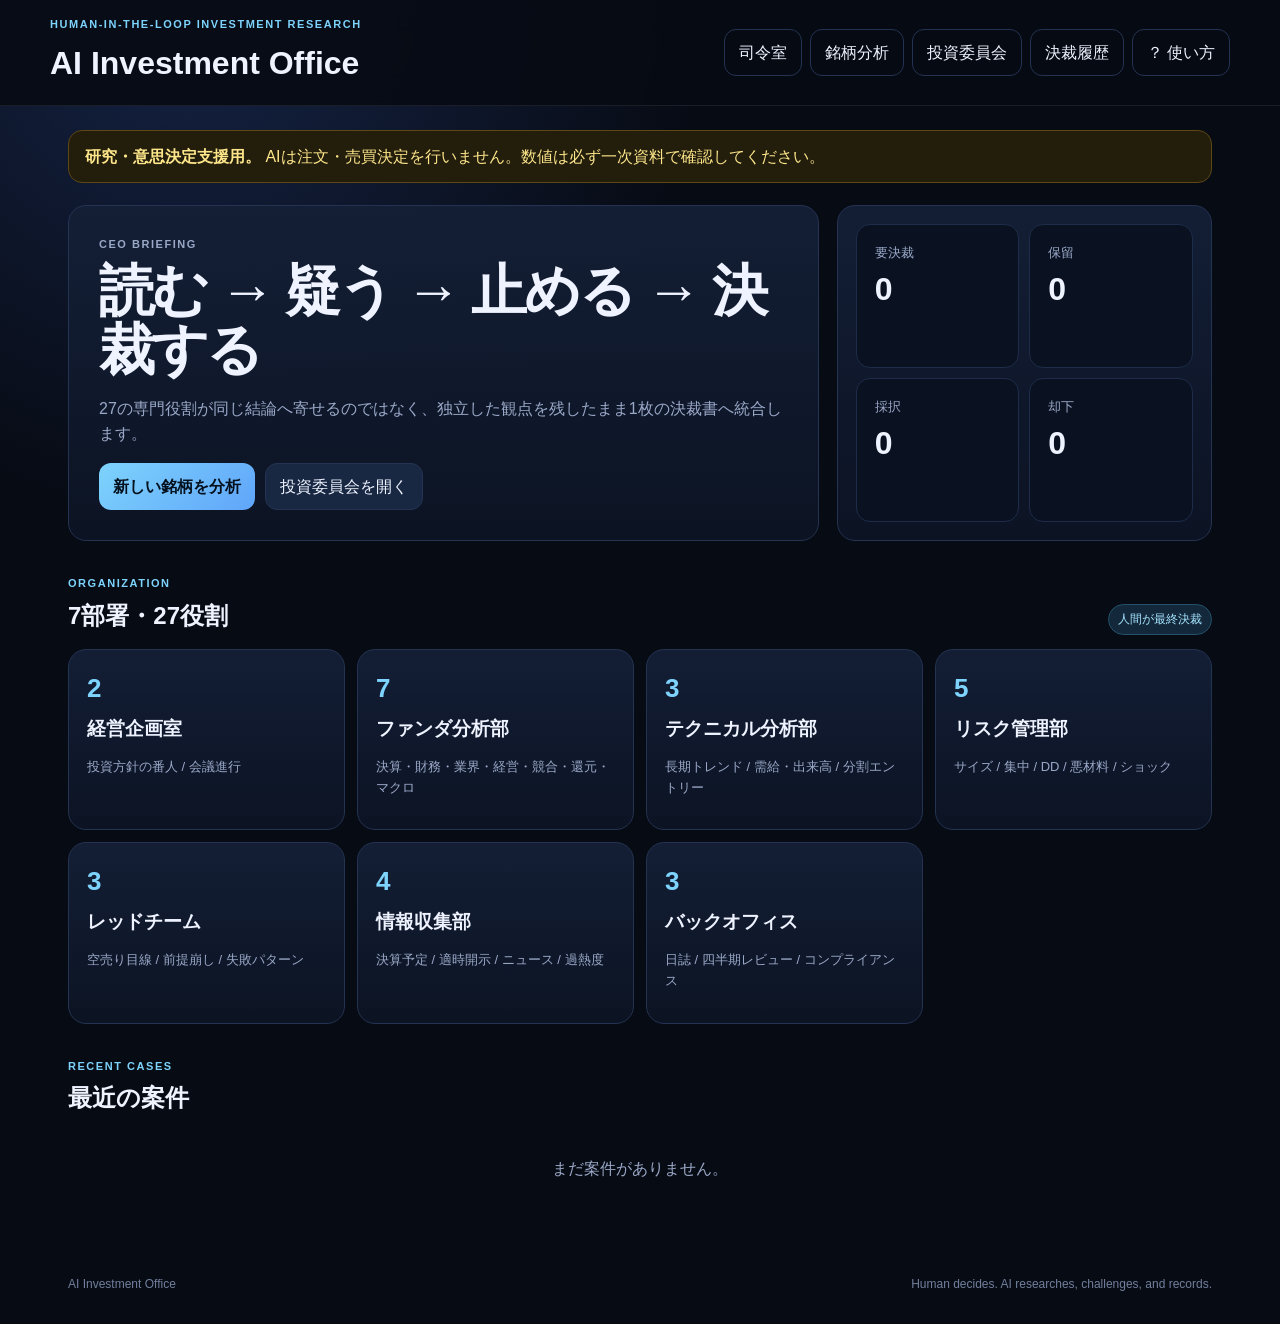
<file: index.html>
<!doctype html>
<html lang="ja">
<head>
  <meta charset="utf-8">
  <meta name="viewport" content="width=device-width,initial-scale=1,viewport-fit=cover">
  <meta name="theme-color" content="#0b1020">
  <title>AI Investment Office</title>
  <link rel="manifest" href="manifest.json">
  <link rel="stylesheet" href="style.css">
</head>
<body>
<header class="topbar">
  <div><p class="eyebrow">HUMAN-IN-THE-LOOP INVESTMENT RESEARCH</p><h1>AI Investment Office</h1></div>
  <nav class="topnav">
    <button class="ghost" data-view="dashboard">司令室</button>
    <button class="ghost" data-view="company">銘柄分析</button>
    <button class="ghost" data-view="committee">投資委員会</button>
    <button class="ghost" data-view="journal">決裁履歴</button>
    <a class="ghost linkbtn" href="manual.html">？ 使い方</a>
  </nav>
</header>
<main class="shell">
  <section class="warning"><strong>研究・意思決定支援用。</strong> AIは注文・売買決定を行いません。数値は必ず一次資料で確認してください。</section>

  <section id="dashboard" class="view active">
    <div class="hero-grid">
      <article class="hero-card">
        <p class="kicker">CEO BRIEFING</p>
        <h2>読む → 疑う → 止める → 決裁する</h2>
        <p>27の専門役割が同じ結論へ寄せるのではなく、独立した観点を残したまま1枚の決裁書へ統合します。</p>
        <div class="hero-actions"><button class="primary" id="newAnalysisBtn">新しい銘柄を分析</button><button class="secondary" data-view="committee">投資委員会を開く</button></div>
      </article>
      <article class="stat-panel">
        <div><span>要決裁</span><b id="statPending">0</b></div><div><span>保留</span><b id="statHold">0</b></div><div><span>採択</span><b id="statApproved">0</b></div><div><span>却下</span><b id="statRejected">0</b></div>
      </article>
    </div>
    <div class="section-head"><div><p class="kicker">ORGANIZATION</p><h2>7部署・27役割</h2></div><span class="pill">人間が最終決裁</span></div>
    <div id="departmentGrid" class="department-grid"></div>
    <div class="section-head"><div><p class="kicker">RECENT CASES</p><h2>最近の案件</h2></div></div>
    <div id="recentCases" class="case-list"></div>
  </section>

  <section id="company" class="view">
    <div class="section-head"><div><p class="kicker">NEW RESEARCH CASE</p><h2>銘柄分析を起票</h2></div><span class="pill">MVP: 人間入力＋AI会議設計</span></div>
    <div class="panel form-panel">
      <div class="form-grid">
        <label>証券コード / ティッカー<input id="ticker" placeholder="例: 7203"></label>
        <label>会社名<input id="companyName" placeholder="例: A社"></label>
        <label>現在の状態<select id="caseStage"><option value="candidate">新規候補</option><option value="holding">保有中</option><option value="review">再点検</option></select></label>
        <label>想定投資期間<select id="horizon"><option>中長期（1〜3年）</option><option>長期（3年以上）</option><option>イベント前後の研究</option></select></label>
      </div>
      <label>投資仮説（人間の最初の考え）<textarea id="thesis" rows="4" placeholder="なぜこの会社を調べたいか。まだ『買い』と決めなくてよい。"></textarea></label>
      <label>一次資料メモ / URL / ページ<textarea id="evidence" rows="5" placeholder="例: 2026Q1決算短信 p.3 / 有報 p.42 / TDnet URL"></textarea></label>
      <div class="gate-row"><label class="check"><input id="sourceConfirmed" type="checkbox"> 一次資料を最低1つ確認した</label><label class="check"><input id="numbersUnverified" type="checkbox" checked> AIが出す数字は未確認として扱う</label></div>
      <button class="primary wide" id="createCaseBtn">案件を作成して27役割へ回す</button>
    </div>
    <div id="caseWorkspace" class="hidden">
      <div class="section-head"><div><p class="kicker">CASE WORKSPACE</p><h2 id="workspaceTitle">—</h2></div><span id="workspaceStatus" class="pill warning-pill">分析待ち</span></div>
      <div class="workflow"><button class="step active">1. 起票</button><button class="step">2. 分析</button><button class="step">3. Red Team</button><button class="step">4. Risk Gate</button><button class="step">5. CEO決裁</button></div>
      <div id="agentReports" class="report-grid"></div>
      <div class="panel"><h3>Evidence Quality Gate</h3><div id="evidenceGate"></div></div>
    </div>
  </section>

  <section id="committee" class="view"><div class="section-head"><div><p class="kicker">INVESTMENT COMMITTEE</p><h2>1枚の決裁書</h2></div><button class="secondary" id="refreshMemoBtn">最新案件から作成</button></div><div id="committeeMemo" class="memo panel"><div class="empty">分析案件を作ると、ここに決裁書が生成されます。</div></div></section>

  <section id="journal" class="view"><div class="section-head"><div><p class="kicker">DECISION JOURNAL</p><h2>判断の記録</h2></div><button class="danger ghost" id="resetBtn">端末データをリセット</button></div><div id="journalList" class="case-list"></div></section>
</main>
<footer><span>AI Investment Office</span><span>Human decides. AI researches, challenges, and records.</span></footer>
<script src="app.js"></script>
</body>
</html>
</file>
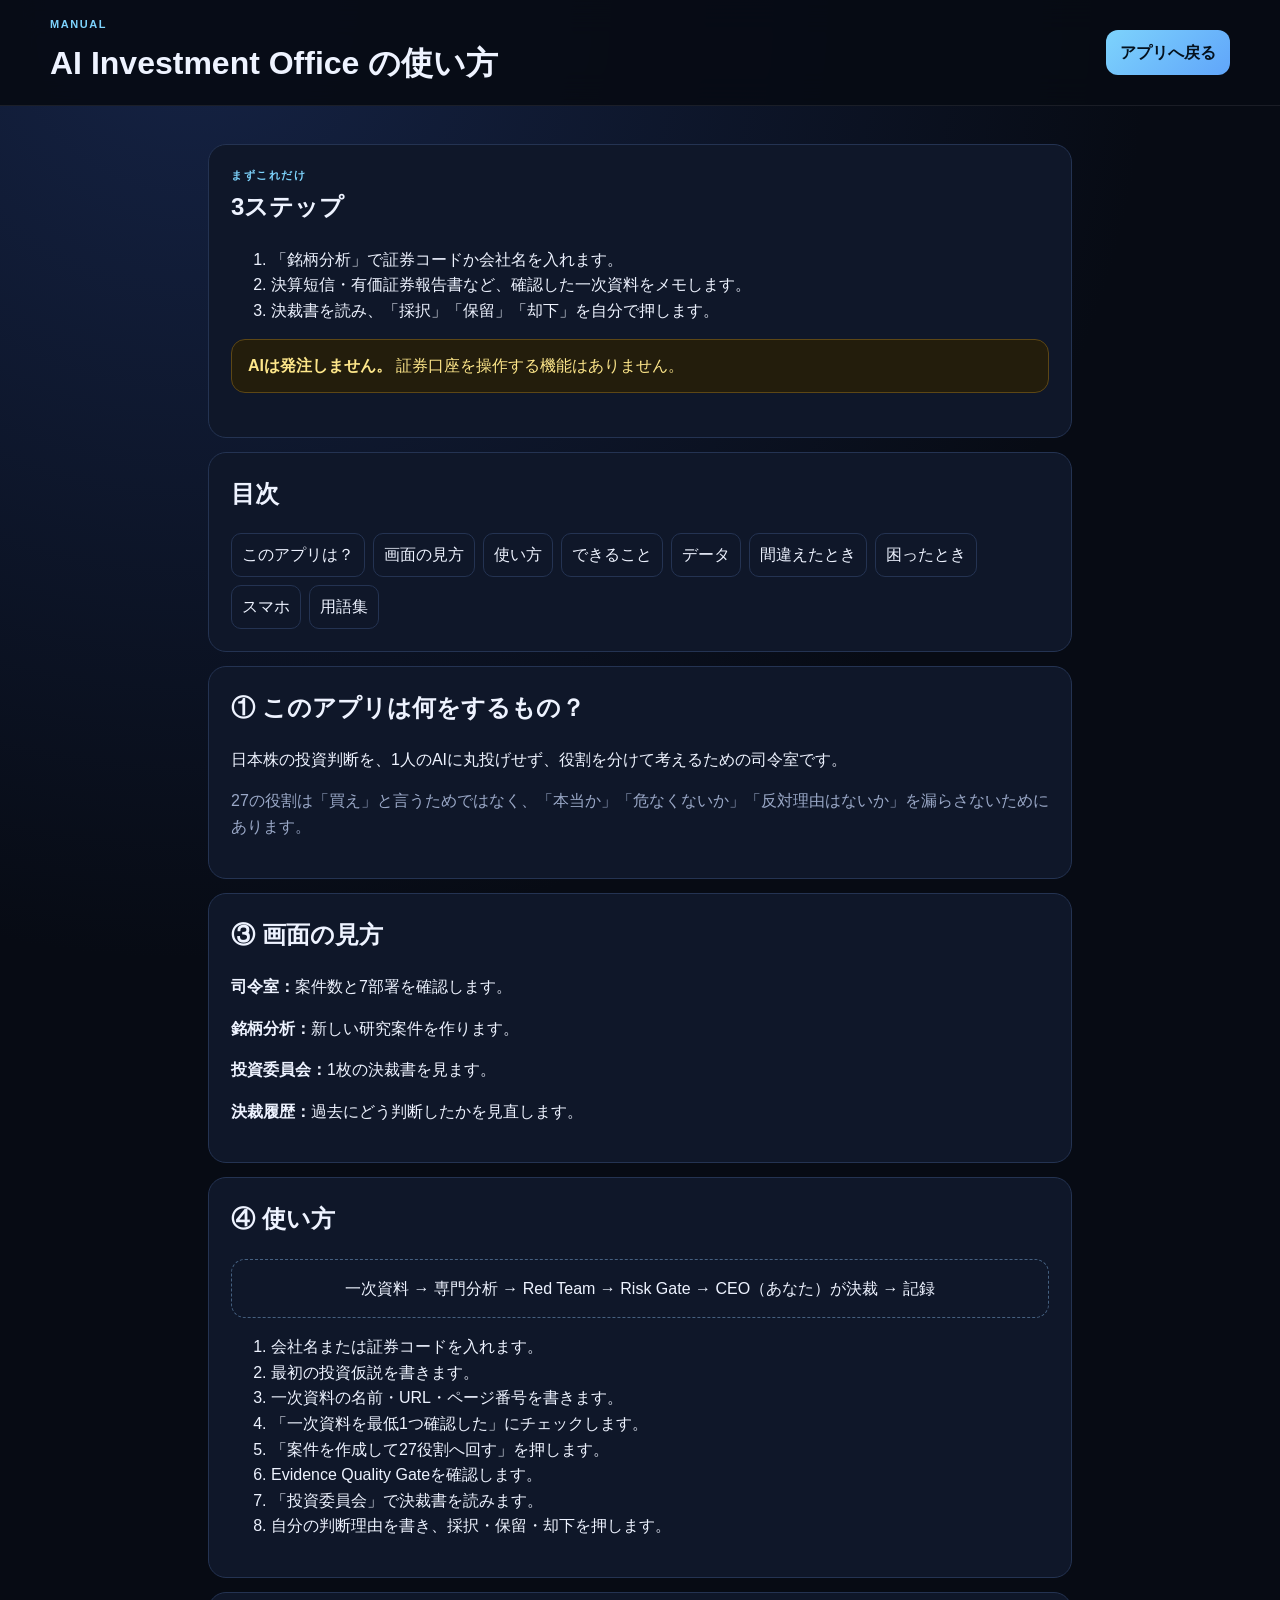
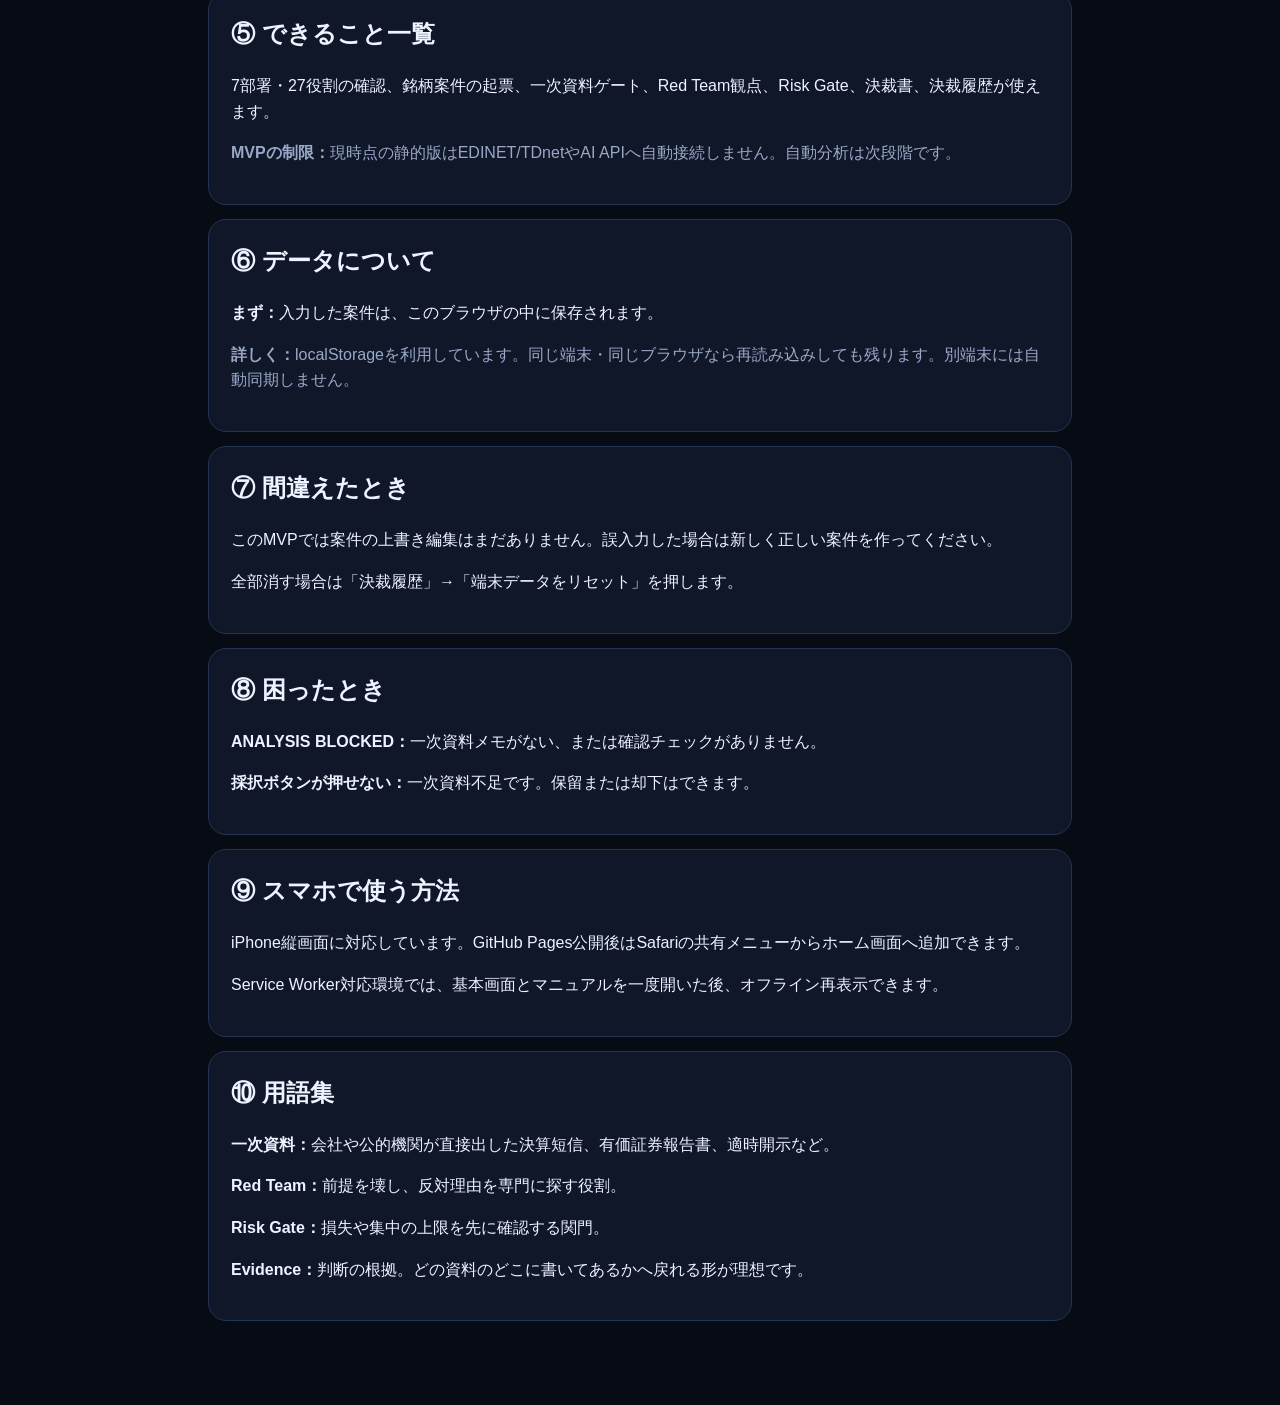
<file: manual.html>
<!doctype html><html lang="ja"><head><meta charset="utf-8"><meta name="viewport" content="width=device-width,initial-scale=1"><title>使い方 | AI Investment Office</title><link rel="stylesheet" href="style.css"><style>.manual{max-width:900px;margin:auto}.manual article{margin:14px 0;padding:22px;background:var(--panel);border:1px solid var(--line);border-radius:18px}.manual h2{margin-top:0}.toc{display:flex;gap:8px;flex-wrap:wrap}.toc a{color:var(--text);border:1px solid var(--line);padding:8px 10px;border-radius:10px;text-decoration:none}.plain{color:var(--muted)}.diagram{padding:16px;border:1px dashed #456080;border-radius:14px;text-align:center;overflow:auto}</style></head><body><header class="topbar"><div><p class="eyebrow">MANUAL</p><h1>AI Investment Office の使い方</h1></div><a class="primary linkbtn" href="index.html">アプリへ戻る</a></header><main class="shell manual"><article><p class="kicker">まずこれだけ</p><h2>3ステップ</h2><ol><li>「銘柄分析」で証券コードか会社名を入れます。</li><li>決算短信・有価証券報告書など、確認した一次資料をメモします。</li><li>決裁書を読み、「採択」「保留」「却下」を自分で押します。</li></ol><p class="warning"><strong>AIは発注しません。</strong> 証券口座を操作する機能はありません。</p></article><article><h2>目次</h2><nav class="toc"><a href="#about">このアプリは？</a><a href="#screen">画面の見方</a><a href="#flow">使い方</a><a href="#features">できること</a><a href="#data">データ</a><a href="#mistake">間違えたとき</a><a href="#trouble">困ったとき</a><a href="#phone">スマホ</a><a href="#terms">用語集</a></nav></article><article id="about"><h2>① このアプリは何をするもの？</h2><p>日本株の投資判断を、1人のAIに丸投げせず、役割を分けて考えるための司令室です。</p><p class="plain">27の役割は「買え」と言うためではなく、「本当か」「危なくないか」「反対理由はないか」を漏らさないためにあります。</p></article><article id="screen"><h2>③ 画面の見方</h2><p><strong>司令室：</strong>案件数と7部署を確認します。</p><p><strong>銘柄分析：</strong>新しい研究案件を作ります。</p><p><strong>投資委員会：</strong>1枚の決裁書を見ます。</p><p><strong>決裁履歴：</strong>過去にどう判断したかを見直します。</p></article><article id="flow"><h2>④ 使い方</h2><div class="diagram">一次資料 → 専門分析 → Red Team → Risk Gate → CEO（あなた）が決裁 → 記録</div><ol><li>会社名または証券コードを入れます。</li><li>最初の投資仮説を書きます。</li><li>一次資料の名前・URL・ページ番号を書きます。</li><li>「一次資料を最低1つ確認した」にチェックします。</li><li>「案件を作成して27役割へ回す」を押します。</li><li>Evidence Quality Gateを確認します。</li><li>「投資委員会」で決裁書を読みます。</li><li>自分の判断理由を書き、採択・保留・却下を押します。</li></ol></article><article id="features"><h2>⑤ できること一覧</h2><p>7部署・27役割の確認、銘柄案件の起票、一次資料ゲート、Red Team観点、Risk Gate、決裁書、決裁履歴が使えます。</p><p class="plain"><strong>MVPの制限：</strong>現時点の静的版はEDINET/TDnetやAI APIへ自動接続しません。自動分析は次段階です。</p></article><article id="data"><h2>⑥ データについて</h2><p><strong>まず：</strong>入力した案件は、このブラウザの中に保存されます。</p><p class="plain"><strong>詳しく：</strong>localStorageを利用しています。同じ端末・同じブラウザなら再読み込みしても残ります。別端末には自動同期しません。</p></article><article id="mistake"><h2>⑦ 間違えたとき</h2><p>このMVPでは案件の上書き編集はまだありません。誤入力した場合は新しく正しい案件を作ってください。</p><p>全部消す場合は「決裁履歴」→「端末データをリセット」を押します。</p></article><article id="trouble"><h2>⑧ 困ったとき</h2><p><strong>ANALYSIS BLOCKED：</strong>一次資料メモがない、または確認チェックがありません。</p><p><strong>採択ボタンが押せない：</strong>一次資料不足です。保留または却下はできます。</p></article><article id="phone"><h2>⑨ スマホで使う方法</h2><p>iPhone縦画面に対応しています。GitHub Pages公開後はSafariの共有メニューからホーム画面へ追加できます。</p><p>Service Worker対応環境では、基本画面とマニュアルを一度開いた後、オフライン再表示できます。</p></article><article id="terms"><h2>⑩ 用語集</h2><p><strong>一次資料：</strong>会社や公的機関が直接出した決算短信、有価証券報告書、適時開示など。</p><p><strong>Red Team：</strong>前提を壊し、反対理由を専門に探す役割。</p><p><strong>Risk Gate：</strong>損失や集中の上限を先に確認する関門。</p><p><strong>Evidence：</strong>判断の根拠。どの資料のどこに書いてあるかへ戻れる形が理想です。</p></article></main></body></html>
</file>
<file: style.css>
:root{--bg:#070b14;--panel:#0f1729;--text:#eef3ff;--muted:#9aa8c7;--line:#243352;--accent:#7dd3fc;--ok:#34d399;--warn:#fbbf24;--bad:#fb7185;--r:18px}*{box-sizing:border-box}body{margin:0;background:radial-gradient(circle at 15% 0%,#152345 0,transparent 30%),var(--bg);color:var(--text);font-family:-apple-system,BlinkMacSystemFont,"Segoe UI","Noto Sans JP",sans-serif;line-height:1.6}button,input,textarea,select{font:inherit}.topbar{position:sticky;top:0;z-index:10;display:flex;gap:20px;align-items:center;justify-content:space-between;padding:16px max(16px,calc((100vw - 1180px)/2));background:rgba(7,11,20,.92);backdrop-filter:blur(16px);border-bottom:1px solid rgba(255,255,255,.08)}.topbar h1{margin:0}.eyebrow,.kicker{font-size:11px;letter-spacing:.14em;text-transform:uppercase;color:var(--accent);font-weight:800;margin:0 0 4px}.topnav{display:flex;gap:8px;flex-wrap:wrap}.ghost,.primary,.secondary,.linkbtn,.approve,.hold,.reject{border:1px solid var(--line);border-radius:12px;padding:10px 14px;color:var(--text);background:transparent;text-decoration:none;cursor:pointer}.primary{background:linear-gradient(135deg,var(--accent),#60a5fa);color:#04111d;font-weight:900;border:0}.secondary{background:#182742}.approve{background:#123d32}.hold{background:#3a2f11}.reject{background:#431927}.shell{max-width:1180px;margin:auto;padding:24px 18px 70px}.warning{padding:13px 16px;border:1px solid #5d4715;background:#231d0c;border-radius:14px;color:#fde68a;margin-bottom:22px}.view{display:none}.view.active{display:block}.hero-grid{display:grid;grid-template-columns:1.6fr .8fr;gap:18px}.hero-card,.panel,.stat-panel,.department-card,.case-card,.report-card{background:linear-gradient(180deg,rgba(20,31,54,.96),rgba(12,20,36,.96));border:1px solid var(--line);border-radius:var(--r)}.hero-card{padding:30px}.hero-card h2{font-size:clamp(30px,6vw,56px);line-height:1.05;letter-spacing:-.05em;margin:8px 0 16px}.hero-card p{color:var(--muted)}.hero-actions{display:flex;gap:10px;flex-wrap:wrap}.stat-panel{padding:18px;display:grid;grid-template-columns:1fr 1fr;gap:10px}.stat-panel div{padding:18px;border-radius:14px;background:#0a1222;border:1px solid #1d2c49}.stat-panel span{display:block;color:var(--muted);font-size:13px}.stat-panel b{font-size:32px}.section-head{display:flex;align-items:end;justify-content:space-between;gap:16px;margin:34px 0 14px}.section-head h2{margin:0}.pill,.tag{font-size:12px;padding:5px 9px;border-radius:999px;background:#13283a;color:#a5e4ff;border:1px solid #23506b}.department-grid{display:grid;grid-template-columns:repeat(4,1fr);gap:12px}.department-card,.report-card,.panel{padding:18px}.department-card .count{font-size:26px;font-weight:900;color:var(--accent)}.department-card h3{margin:4px 0}.department-card p,.case-card p{color:var(--muted);font-size:13px}.form-grid,.report-grid,.memo-grid{display:grid;grid-template-columns:1fr 1fr;gap:14px}label{display:block;font-size:13px;font-weight:700;margin-bottom:14px}input,textarea,select{width:100%;margin-top:7px;border:1px solid var(--line);background:#08101e;color:var(--text);border-radius:12px;padding:13px}.gate-row{display:flex;gap:18px;flex-wrap:wrap}.check{display:flex;align-items:center;gap:8px}.check input{width:auto;margin:0}.wide{width:100%}.workflow{display:grid;grid-template-columns:repeat(5,1fr);gap:8px;margin-bottom:16px}.step{background:#0b1323;border:1px solid var(--line);color:var(--muted);border-radius:10px;padding:10px}.step.active{background:var(--accent);color:#04111d;font-weight:900}.case-list{display:grid;gap:10px}.case-card{padding:16px;display:flex;justify-content:space-between;gap:16px;align-items:center}.case-card h3{margin:0}.status.approved{color:var(--ok)}.status.hold{color:var(--warn)}.status.rejected{color:var(--bad)}.status.pending{color:var(--accent)}.memo-box{padding:14px;border-radius:14px;background:#091221;border:1px solid var(--line)}.decision-bar{margin-top:18px;border-top:1px solid var(--line);padding-top:18px}.decision-buttons{display:flex;gap:8px;flex-wrap:wrap}.empty{padding:24px;text-align:center;color:var(--muted)}.hidden{display:none!important}footer{max-width:1180px;margin:0 auto 30px;padding:0 18px;display:flex;justify-content:space-between;color:#71809d;font-size:12px}@media(max-width:800px){.topbar{position:relative;align-items:flex-start;flex-direction:column}.hero-grid,.form-grid,.report-grid,.memo-grid{grid-template-columns:1fr}.department-grid{grid-template-columns:1fr 1fr}.workflow{display:flex;overflow-x:auto}.step{min-width:130px}}@media(max-width:480px){.department-grid{grid-template-columns:1fr}.topnav{display:grid;grid-template-columns:1fr 1fr;width:100%}.topnav>*{text-align:center}.case-card{align-items:flex-start;flex-direction:column}}
</file>
